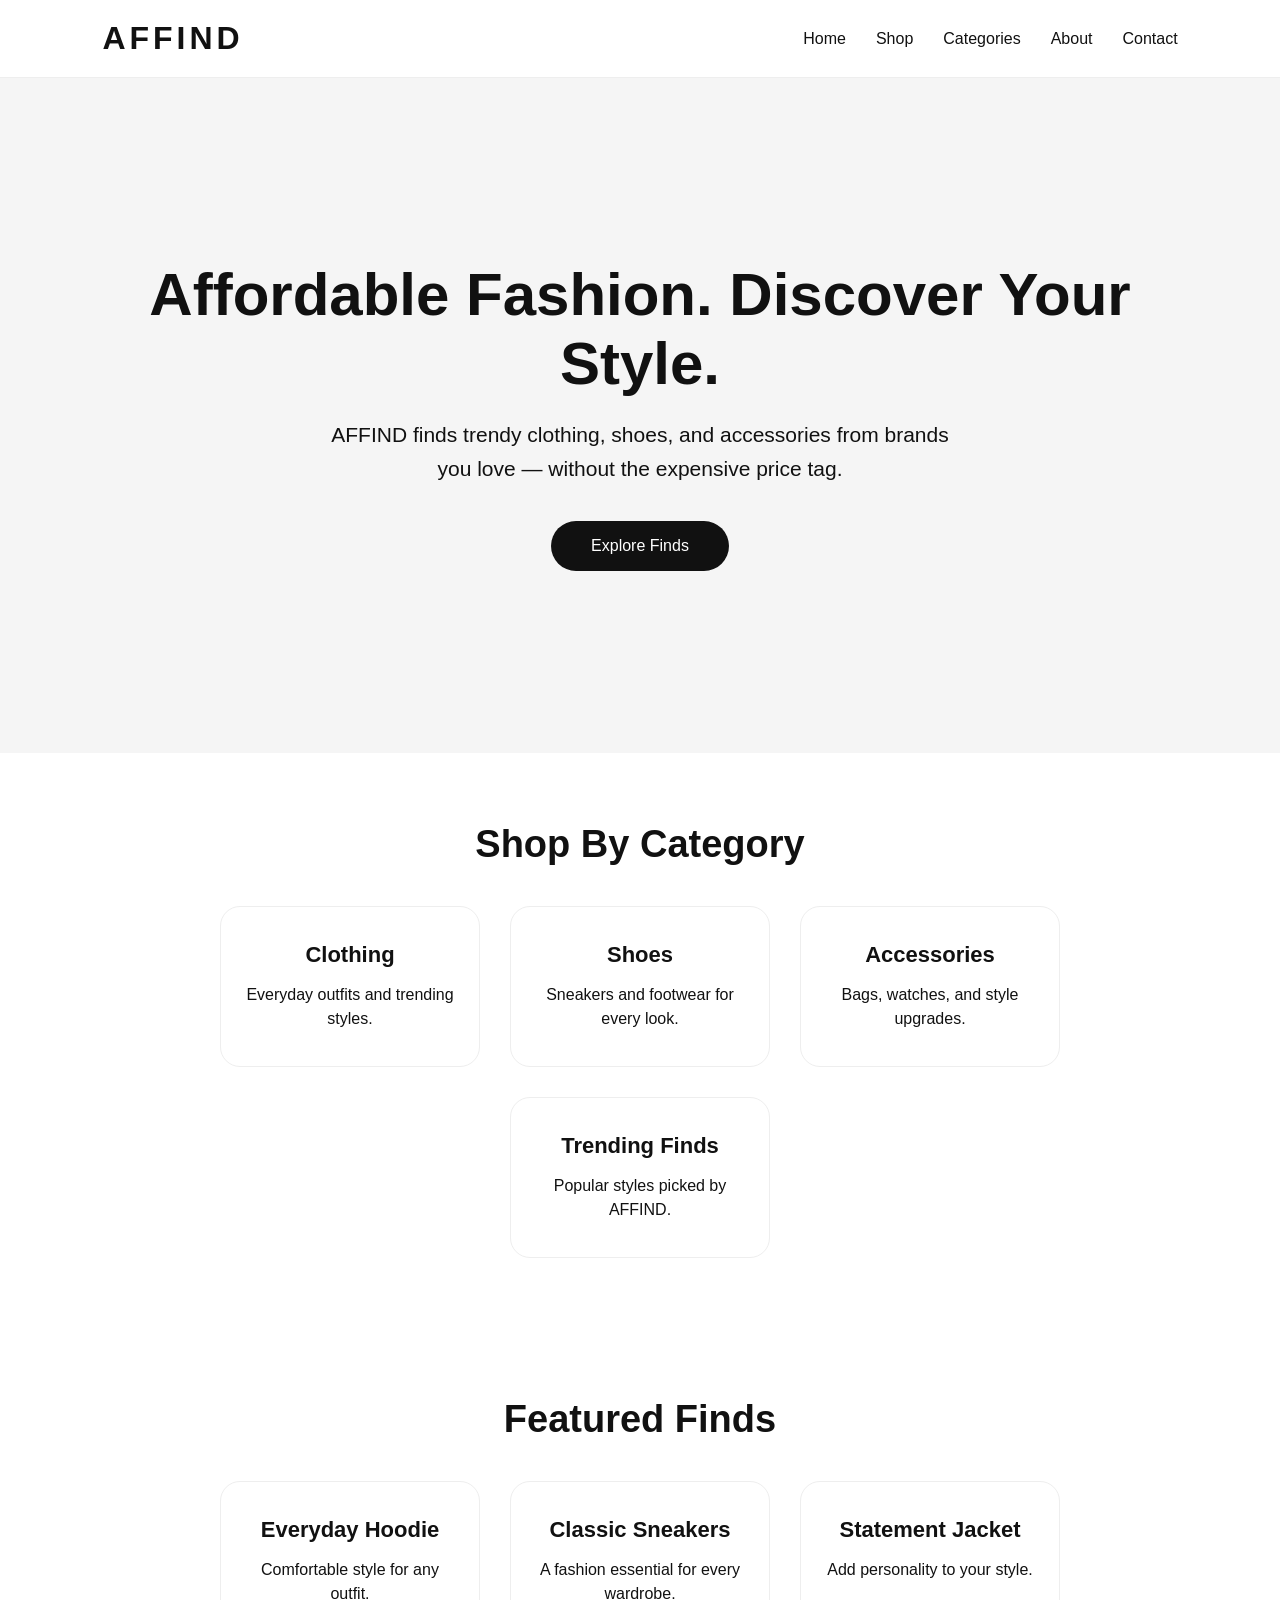
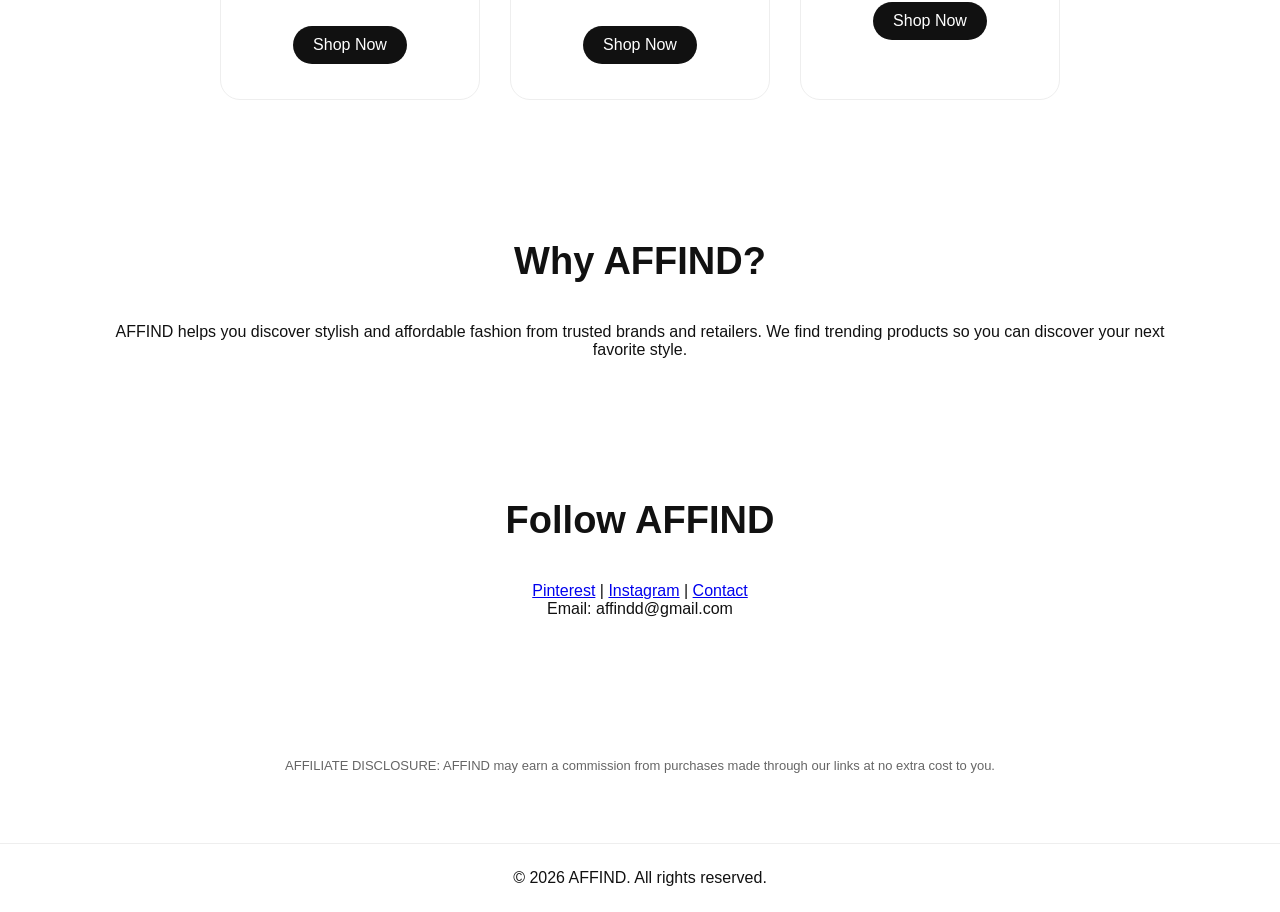
<file: index.html>
<!DOCTYPE html>
<html lang="en">

<head>
    <meta charset="UTF-8">
    <meta name="viewport" content="width=device-width, initial-scale=1.0">
    <title>AFFIND | Affordable Fashion Finds</title>
    <link rel="stylesheet" href="style.css">
</head>

<body>

<header>
    <nav>
        <div class="logo">AFFIND</div>

        <ul>
            <li><a href="index.html">Home</a></li>
            <li><a href="shop.html">Shop</a></li>
            <li><a href="#categories">Categories</a></li>
            <li><a href="#about">About</a></li>
            <li><a href="#contact">Contact</a></li>
        </ul>
    </nav>
</header>


<section class="hero">

    <div class="hero-text">

        <h1>Affordable Fashion. Discover Your Style.</h1>

        <p>
            AFFIND finds trendy clothing, shoes, and accessories
            from brands you love — without the expensive price tag.
        </p>

        <a class="button" href="shop.html">
            Explore Finds
        </a>

    </div>

</section>



<section id="categories">

<h2>Shop By Category</h2>

<div class="cards">

<div class="card">
<h3>Clothing</h3>
<p>Everyday outfits and trending styles.</p>
</div>


<div class="card">
<h3>Shoes</h3>
<p>Sneakers and footwear for every look.</p>
</div>


<div class="card">
<h3>Accessories</h3>
<p>Bags, watches, and style upgrades.</p>
</div>


<div class="card">
<h3>Trending Finds</h3>
<p>Popular styles picked by AFFIND.</p>
</div>

</div>

</section>



<section class="trending">

<h2>Featured Finds</h2>

<div class="products">

<div class="product">
<h3>Everyday Hoodie</h3>
<p>Comfortable style for any outfit.</p>
<a href="#">Shop Now</a>
</div>


<div class="product">
<h3>Classic Sneakers</h3>
<p>A fashion essential for every wardrobe.</p>
<a href="#">Shop Now</a>
</div>


<div class="product">
<h3>Statement Jacket</h3>
<p>Add personality to your style.</p>
<a href="#">Shop Now</a>
</div>

</div>

</section>



<section id="about">

<h2>Why AFFIND?</h2>

<p>
AFFIND helps you discover stylish and affordable
fashion from trusted brands and retailers.
We find trending products so you can discover
your next favorite style.
</p>

</section>



<section id="contact">

<h2>Follow AFFIND</h2>

<p>
<a href="https://pin.it/25HHxsSpa" target="_blank">Pinterest</a> |
<a href="https://www.instagram.com/affindds" target="_blank">Instagram</a> |
<a href="https://mail.google.com/mail/?view=cm&fs=1&to=affindd@gmail.com" target="_blank">Contact</a>
</p>

<p>
Email: affindd@gmail.com
</p>

</section>



<section class="disclosure">

<p>
AFFILIATE DISCLOSURE: AFFIND may earn a commission
from purchases made through our links at no extra cost
to you.
</p>

</section>



<footer>

<p>
© 2026 AFFIND. All rights reserved.
</p>

</footer>


</body>

</html>
</file>
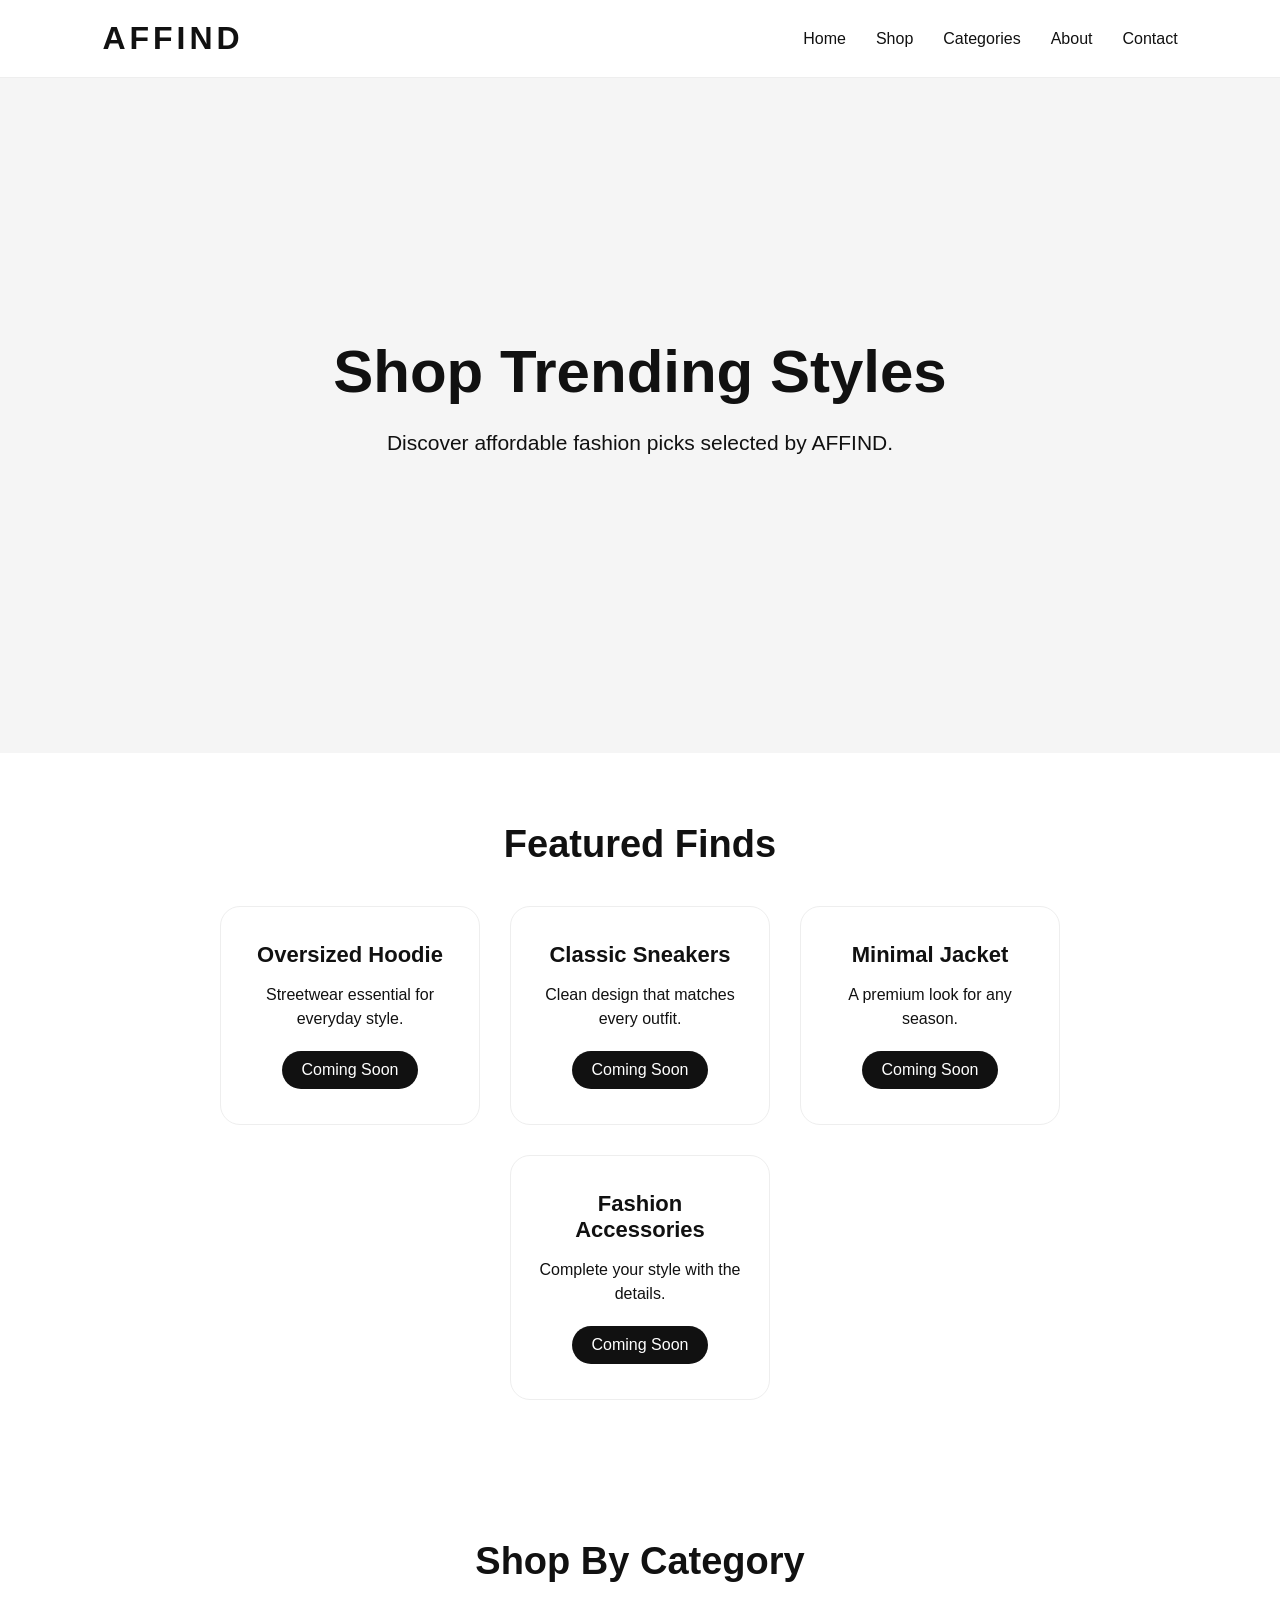
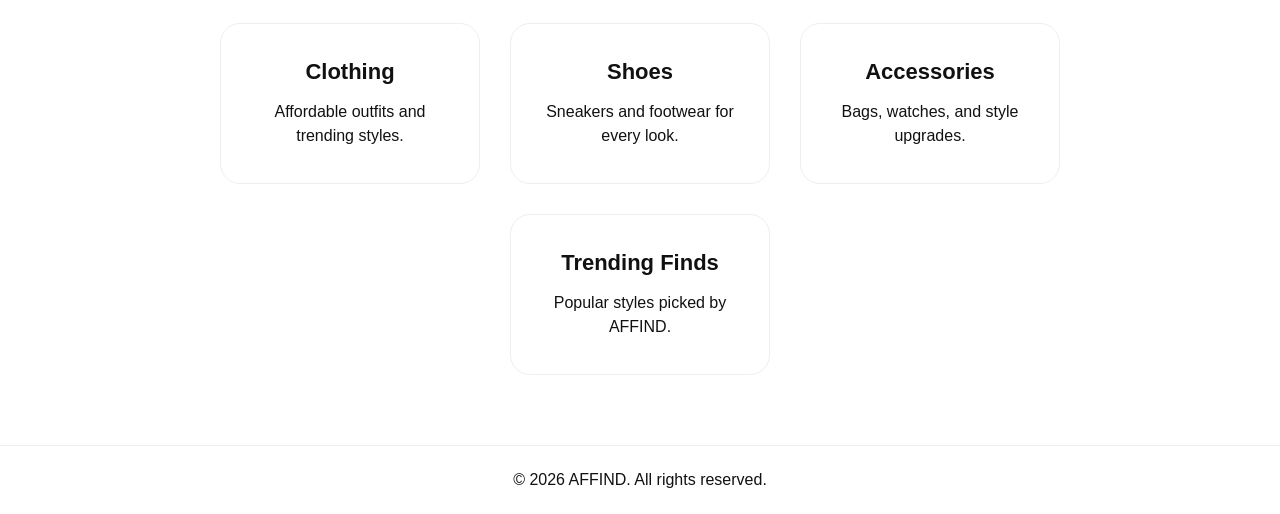
<file: shop.html>
<!DOCTYPE html>
<html lang="en">

<head>
    <meta charset="UTF-8">
    <meta name="viewport" content="width=device-width, initial-scale=1.0">
    <title>AFFIND | Shop</title>
    <link rel="stylesheet" href="style.css">
</head>

<body>

<header>
    <nav>
        <div class="logo">AFFIND</div>

        <ul>
            <li><a href="index.html">Home</a></li>
            <li><a href="shop.html">Shop</a></li>
            <li><a href="index.html#categories">Categories</a></li>
            <li><a href="index.html#about">About</a></li>
            <li><a href="index.html#contact">Contact</a></li>
        </ul>
    </nav>
</header>



<section class="hero">

    <div class="hero-text">

        <h1>Shop Trending Styles</h1>

        <p>
            Discover affordable fashion picks selected by AFFIND.
        </p>

    </div>

</section>



<section>

<h2>Featured Finds</h2>

<div class="products">


<div class="product">

<h3>Oversized Hoodie</h3>

<p>
Streetwear essential for everyday style.
</p>

<a href="#">
Coming Soon
</a>

</div>



<div class="product">

<h3>Classic Sneakers</h3>

<p>
Clean design that matches every outfit.
</p>

<a href="#">
Coming Soon
</a>

</div>



<div class="product">

<h3>Minimal Jacket</h3>

<p>
A premium look for any season.
</p>

<a href="#">
Coming Soon
</a>

</div>



<div class="product">

<h3>Fashion Accessories</h3>

<p>
Complete your style with the details.
</p>

<a href="#">
Coming Soon
</a>

</div>


</div>

</section>



<section>

<h2>Shop By Category</h2>


<div class="cards">


<div class="card">

<h3>Clothing</h3>

<p>
Affordable outfits and trending styles.
</p>

</div>



<div class="card">

<h3>Shoes</h3>

<p>
Sneakers and footwear for every look.
</p>

</div>



<div class="card">

<h3>Accessories</h3>

<p>
Bags, watches, and style upgrades.
</p>

</div>



<div class="card">

<h3>Trending Finds</h3>

<p>
Popular styles picked by AFFIND.
</p>

</div>


</div>

</section>



<footer>

<p>
© 2026 AFFIND. All rights reserved.
</p>

</footer>


</body>

</html>
</file>
<file: style.css>
* {
    margin: 0;
    padding: 0;
    box-sizing: border-box;
    font-family: Arial, Helvetica, sans-serif;
}


body {
    background: #ffffff;
    color: #111111;
}


/* Header */

header {
    padding: 20px 8%;
    border-bottom: 1px solid #eeeeee;
    background: white;
}


nav {
    display: flex;
    justify-content: space-between;
    align-items: center;
}


.logo {
    font-size: 32px;
    font-weight: bold;
    letter-spacing: 4px;
}


nav ul {
    display: flex;
    gap: 30px;
    list-style: none;
}


nav a {
    text-decoration: none;
    color: #111;
    font-size: 16px;
}



/* Hero */

.hero {

    min-height: 75vh;
    display: flex;
    align-items: center;
    justify-content: center;
    text-align: center;
    background: #f5f5f5;
    padding: 50px 8%;

}


.hero h1 {

    font-size: 60px;
    margin-bottom: 20px;

}


.hero p {

    font-size: 21px;
    max-width: 650px;
    margin: auto;
    margin-bottom: 35px;
    line-height: 1.6;

}



/* Button */

.button {

    display: inline-block;
    background: #111;
    color: white;
    padding: 16px 40px;
    border-radius: 40px;
    text-decoration: none;
    transition: 0.3s;

}


.button:hover {

    background: #444;

}



/* Sections */

section {

    padding: 70px 8%;
    text-align: center;

}


h2 {

    font-size: 38px;
    margin-bottom: 40px;

}



/* Cards */

.cards,
.products {

    display: flex;
    justify-content: center;
    gap: 30px;
    flex-wrap: wrap;

}



.card,
.product {

    width: 260px;
    padding: 35px 25px;
    border-radius: 20px;
    background: #ffffff;
    border: 1px solid #eeeeee;
    transition: 0.3s;

}



.card:hover,
.product:hover {

    transform: translateY(-8px);
    box-shadow: 0 10px 25px rgba(0,0,0,0.08);

}



.card h3,
.product h3 {

    font-size: 22px;
    margin-bottom: 15px;

}



.card p,
.product p {

    line-height: 1.5;

}



/* Product Buttons */

.product a {

    display: inline-block;
    margin-top: 20px;
    background: #111;
    color: white;
    padding: 10px 20px;
    border-radius: 25px;
    text-decoration: none;

}



/* Affiliate Disclosure */

.disclosure {

    font-size: 13px;
    color: #666;

}



/* Footer */

footer {

    padding: 25px;
    text-align: center;
    border-top: 1px solid #eeeeee;

}



/* Mobile */

@media(max-width:768px){


nav {

    flex-direction: column;
    gap: 20px;

}



nav ul {

    flex-direction: column;
    text-align: center;

}



.hero h1 {

    font-size: 38px;

}



.hero p {

    font-size: 18px;

}


}
</file>
